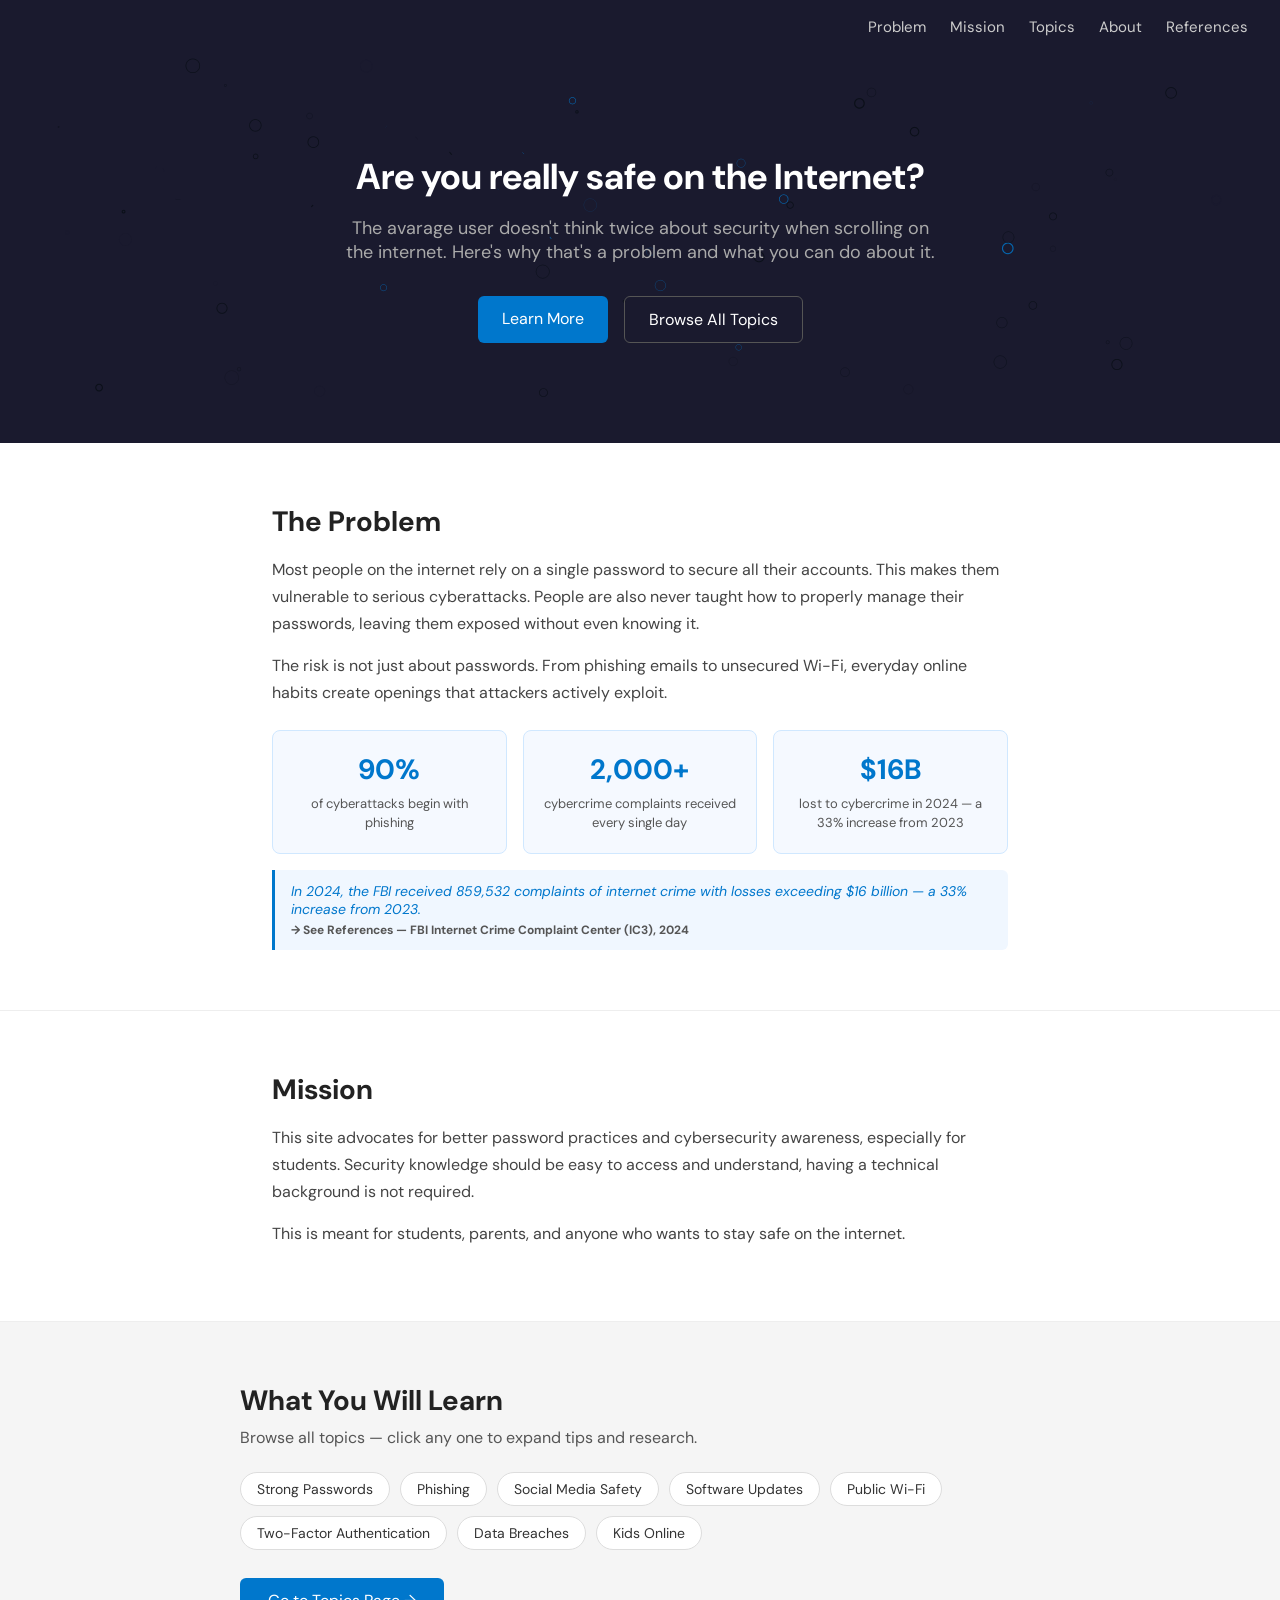
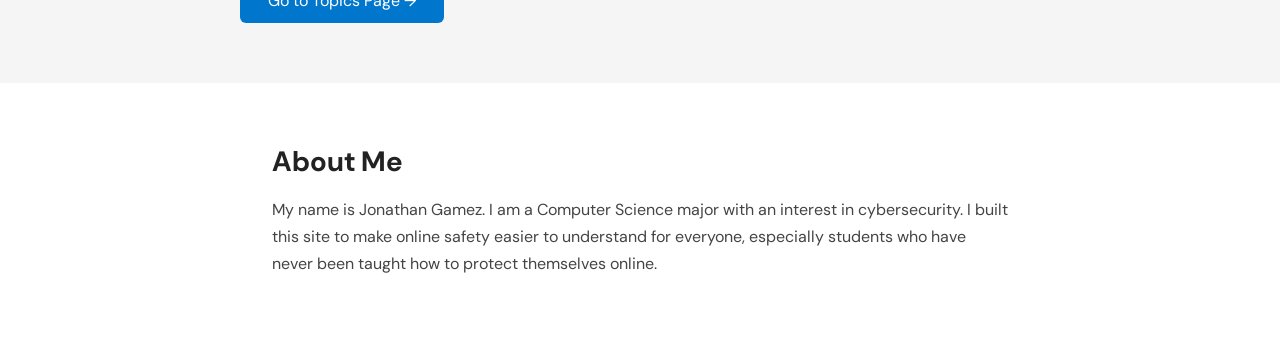
<file: index.html>
<!DOCTYPE html>
<html lang="en">
<head>
  <meta charset="UTF-8" />
  <meta name="viewport" content="width=device-width, initial-scale=1.0" />
  <title>Cybersecurity Awareness</title>
  <link rel="stylesheet" href="style.css" />
</head>
<body>

  <nav>
    <a class="logo" href="index.html"></a>
    <ul>
      <li><a href="#problem">Problem</a></li>
      <li><a href="#mission">Mission</a></li>
      <li><a href="topics.html">Topics</a></li>
      <li><a href="#about">About</a></li>
      <li><a href="references.html">References</a></li>
    </ul>
  </nav>

  <div class="hero">
    <div class="hero-canvas-wrap">
      <canvas id="canvas-particles"></canvas>
    </div>
    <div class="hero-content">
      <h1>Are you really safe on the Internet?</h1>
      <p>The avarage user doesn't think twice about security when scrolling on the internet. Here's why that's a problem and what you can do about it.</p>
      <div class="hero-buttons">
        <a class="btn-primary" href="#problem">Learn More</a>
        <a class="btn-secondary" href="topics.html">Browse All Topics</a>
      </div>
    </div>
  </div>

  <section id="problem">
    <h2>The Problem</h2>
    <p>
      Most people on the internet rely on a single password to secure all their accounts.
      This makes them vulnerable to serious cyberattacks. People are also never taught
      how to properly manage their passwords, leaving them exposed without even knowing it.
    </p>
    <p>
      The risk is not just about passwords. From phishing emails to unsecured Wi-Fi,
      everyday online habits create openings that attackers actively exploit.
    </p>

    <div class="stat-grid">
  <div class="stat-card">
    <div class="num">90%</div>
    <div class="label">of cyberattacks begin with phishing</div>
  </div>
  <div class="stat-card">
    <div class="num">2,000+</div>
    <div class="label">cybercrime complaints received every single day</div>
  </div>
  <div class="stat-card">
    <div class="num">$16B</div>
    <div class="label">lost to cybercrime in 2024 — a 33% increase from 2023</div>
  </div>
</div>

    <a class="cite-quote" href="references.html">
  In 2024, the FBI received 859,532 complaints of internet crime with losses exceeding $16 billion — a 33% increase from 2023.
  <span>&#8594; See References &mdash; FBI Internet Crime Complaint Center (IC3), 2024</span>
</a>
  </section>

  <hr>

  <section id="mission">
    <h2>Mission</h2>
    <p>
      This site advocates for better password practices and cybersecurity awareness,
      especially for students. Security knowledge should be easy to access and
      understand, having a technical background is not required.
    </p>
    <p>
      This is meant for students, parents, and anyone who wants to stay safe on the internet.
    </p>
  </section>

  <hr>

  <div class="topics-preview">
    <div class="topics-preview-inner">
      <h2>What You Will Learn</h2>
      <p>Browse all topics — click any one to expand tips and research.</p>
      <div class="topic-chips">
        <span class="chip">Strong Passwords</span>
        <span class="chip">Phishing</span>
        <span class="chip">Social Media Safety</span>
        <span class="chip">Software Updates</span>
        <span class="chip">Public Wi-Fi</span>
        <span class="chip">Two-Factor Authentication</span>
        <span class="chip">Data Breaches</span>
        <span class="chip">Kids Online</span>
      </div>
      <a class="btn-topics" href="topics.html">Go to Topics Page &rarr;</a>
    </div>
  </div>

  <section id="about">
    <h2>About Me</h2>
    <p>
      My name is Jonathan Gamez. I am a Computer Science major with an interest in
      cybersecurity. I built this site to make online safety easier to understand
      for everyone, especially students who have never been taught how to protect
      themselves online.
    </p>
  </section>


  <script src="main.js"></script>
</body>
</html>
</file>
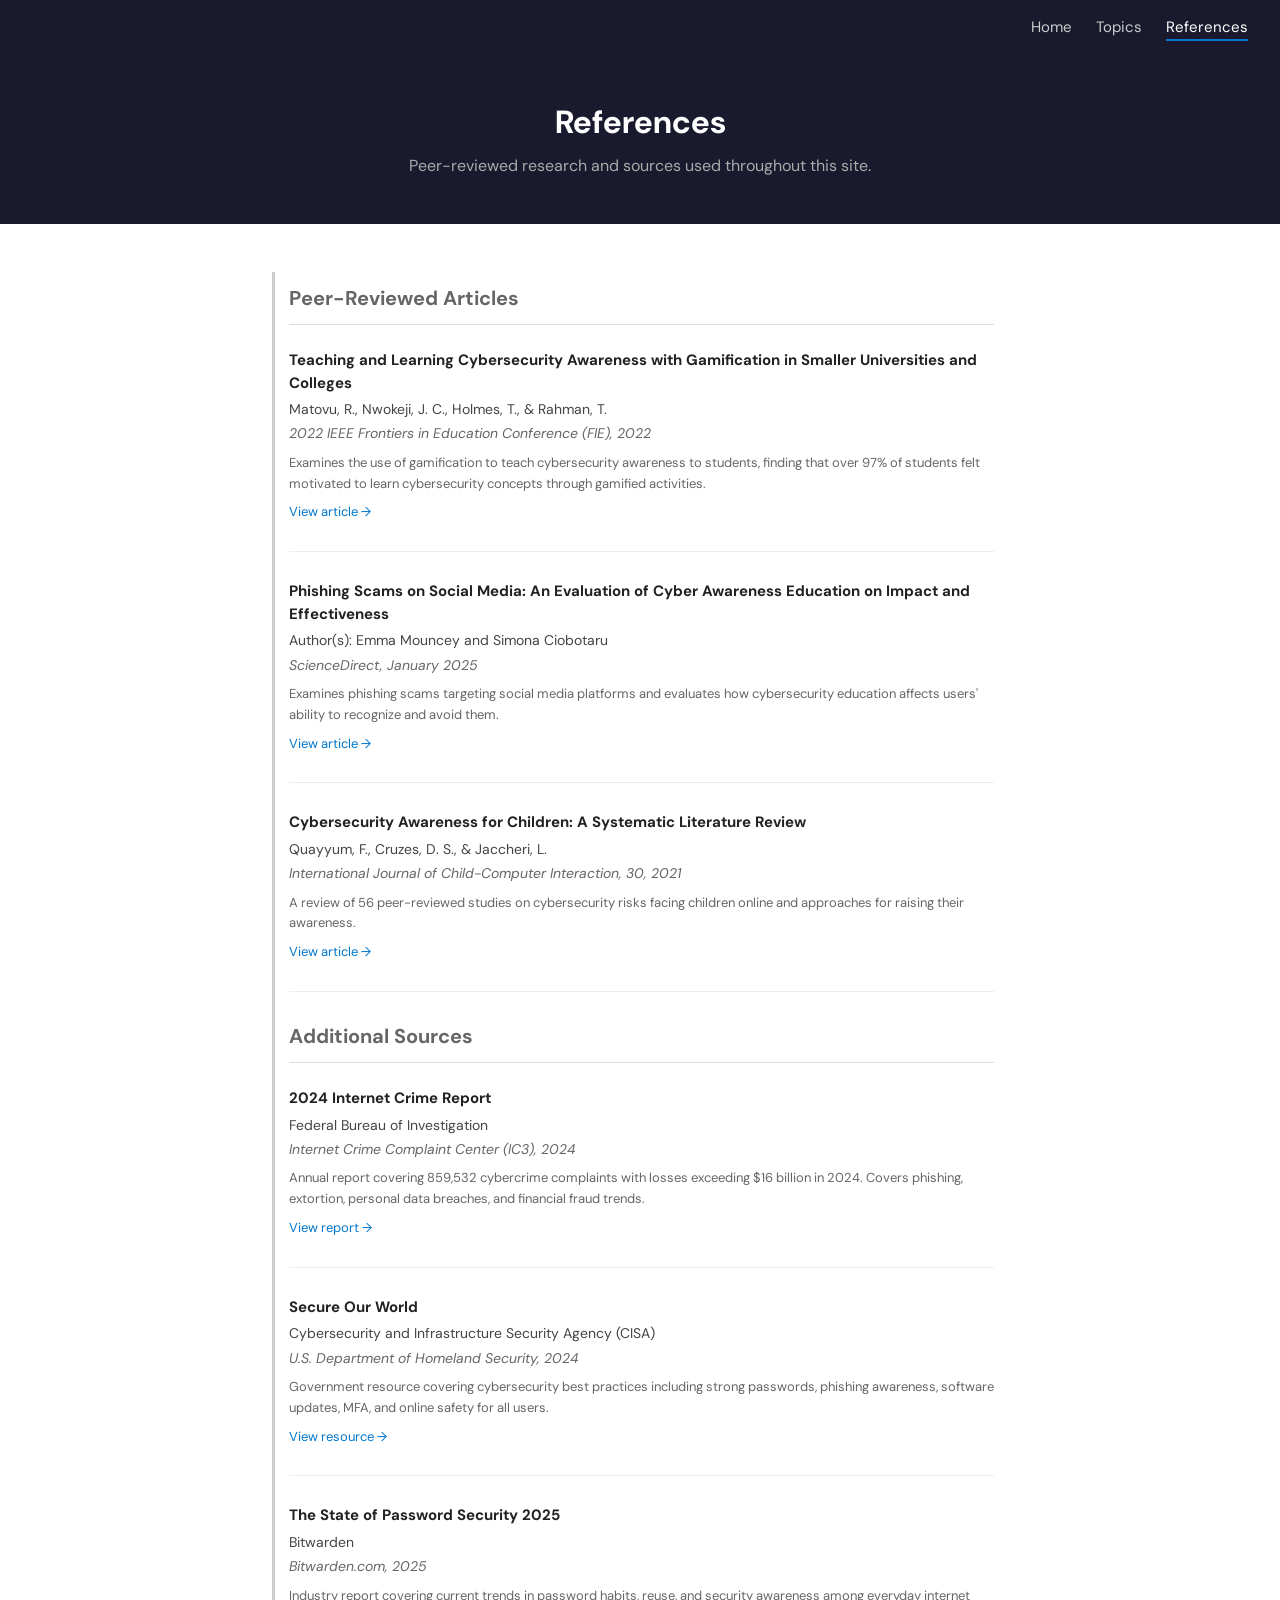
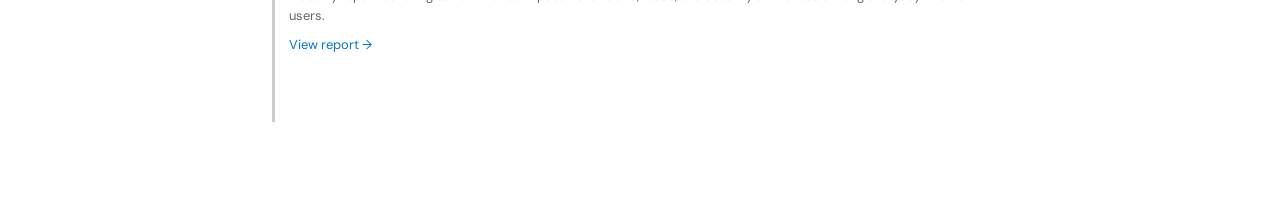
<file: references.html>
<!DOCTYPE html>
<html lang="en">
<head>
  <meta charset="UTF-8" />
  <meta name="viewport" content="width=device-width, initial-scale=1.0" />
  <title>References</title>
  <link rel="stylesheet" href="style.css" />
</head>
<body>

  <nav>
    <a class="logo" href="index.html"></a>
    <ul>
      <li><a href="index.html">Home</a></li>
      <li><a href="topics.html">Topics</a></li>
      <li><a href="references.html" class="active">References</a></li>
    </ul>
  </nav>

  <div class="page-header">
    <h1>References</h1>
    <p>Peer-reviewed research and sources used throughout this site.</p>
  </div>

  <main class="refs-main">

    <div class="notice">
      

    <h2>Peer-Reviewed Articles</h2>

    <div class="reference-entry">
  <div class="ref-title">Teaching and Learning Cybersecurity Awareness with Gamification in Smaller Universities and Colleges</div>
  <div class="ref-authors">Matovu, R., Nwokeji, J. C., Holmes, T., & Rahman, T.</div>
  <div class="ref-journal">2022 IEEE Frontiers in Education Conference (FIE), 2022</div>
  <div class="ref-note">
    Examines the use of gamification to teach cybersecurity awareness to students, 
    finding that over 97% of students felt motivated to learn cybersecurity concepts 
    through gamified activities.
  </div>
  <a class="ref-link" href="https://doi.org/10.1109/FIE56618.2022.9962519" target="_blank">View article &rarr;</a>
</div>

    <div class="reference-entry">
      <div class="ref-title">Phishing Scams on Social Media: An Evaluation of Cyber Awareness Education on Impact and Effectiveness</div>
      <div class="ref-authors">Author(s): Emma Mouncey and Simona Ciobotaru</div>
      <div class="ref-journal">ScienceDirect, January 2025</div>
      <div class="ref-note">Examines phishing scams targeting social media platforms and evaluates how cybersecurity education affects users' ability to recognize and avoid them.</div>
      <a class="ref-link" href="https://www.sciencedirect.com/science/article/pii/S2949791425000016" target="_blank">View article &rarr;</a>
    </div>

    <div class="reference-entry">
  <div class="ref-title">Cybersecurity Awareness for Children: A Systematic Literature Review</div>
  <div class="ref-authors">Quayyum, F., Cruzes, D. S., & Jaccheri, L.</div>
  <div class="ref-journal">International Journal of Child-Computer Interaction, 30, 2021</div>
  <div class="ref-note">A review of 56 peer-reviewed studies on cybersecurity risks facing children online and approaches for raising their awareness.</div>
  <a class="ref-link" href="https://doi.org/10.1016/j.ijcci.2021.100343" target="_blank">View article &rarr;</a>
</div>

    <h2>Additional Sources</h2>

    <div class="reference-entry">
  <div class="ref-title">2024 Internet Crime Report</div>
  <div class="ref-authors">Federal Bureau of Investigation</div>
  <div class="ref-journal">Internet Crime Complaint Center (IC3), 2024</div>
  <div class="ref-note">
    Annual report covering 859,532 cybercrime complaints with losses exceeding $16 billion in 2024.
    Covers phishing, extortion, personal data breaches, and financial fraud trends.
  </div>
  <a class="ref-link" href="https://www.ic3.gov/AnnualReport/Reports/2024_IC3Report.pdf" target="_blank">View report &rarr;</a>
</div>

<div class="reference-entry">
  <div class="ref-title">Secure Our World</div>
  <div class="ref-authors">Cybersecurity and Infrastructure Security Agency (CISA)</div>
  <div class="ref-journal">U.S. Department of Homeland Security, 2024</div>
  <div class="ref-note">
    Government resource covering cybersecurity best practices including strong passwords,
    phishing awareness, software updates, MFA, and online safety for all users.
  </div>
  <a class="ref-link" href="https://www.cisa.gov/secure-our-world" target="_blank">View resource &rarr;</a>
</div>

    <div class="reference-entry">
      <div class="ref-title">The State of Password Security 2025</div>
      <div class="ref-authors">Bitwarden</div>
      <div class="ref-journal">Bitwarden.com, 2025</div>
      <div class="ref-note">Industry report covering current trends in password habits, reuse, and security awareness among everyday internet users.</div>
      <a class="ref-link" href="https://bitwarden.com/resources/the-state-of-password-security/" target="_blank">View report &rarr;</a>
    </div>

  </main>


  <script src="main.js"></script>
</body>
</html>
</file>
<file: style.css>
@import url('https://fonts.googleapis.com/css2?family=DM+Sans:wght@400;500;700&display=swap');

* {
  margin: 0;
  padding: 0;
  box-sizing: border-box;
}

body {
  font-family: 'DM Sans', sans-serif;
  color: #222;
  background-color: #fff;
}

/* ── Navigation ── */
nav {
  background-color: #1a1a2e;
  padding: 16px 32px;
  display: flex;
  justify-content: space-between;
  align-items: center;
  position: sticky;
  top: 0;
  z-index: 100;
}

nav .logo {
  color: #fff;
  font-size: 20px;
  font-weight: bold;
  text-decoration: none;
}

nav ul {
  list-style: none;
  display: flex;
  gap: 24px;
}

nav ul a {
  color: #ccc;
  text-decoration: none;
  font-size: 15px;
}

nav ul a:hover { color: #fff; }
nav ul a.active { color: #fff; border-bottom: 2px solid #0077cc; padding-bottom: 2px; }

/* ── Hero ── */
.hero {
  background-color: #1a1a2e;
  color: #fff;
  text-align: center;
  padding: 100px 32px;
  position: relative;
  overflow: hidden;
}

.hero-canvas-wrap {
  position: absolute;
  top: 0; left: 0;
  width: 100%;
  height: 100%;
  pointer-events: none;
}

#canvas-particles {
  display: block;
}

.hero-content {
  position: relative;
  z-index: 2;
}

.hero h1 {
  font-size: 36px;
  margin-bottom: 16px;
}

.hero p {
  font-size: 18px;
  color: #aaa;
  max-width: 600px;
  margin: 0 auto 32px;
}

.hero-buttons {
  display: flex;
  gap: 16px;
  justify-content: center;
  flex-wrap: wrap;
}

.btn-primary {
  background-color: #0077cc;
  color: #fff;
  padding: 12px 24px;
  border-radius: 6px;
  text-decoration: none;
  font-size: 16px;
}

.btn-secondary {
  background-color: transparent;
  color: #fff;
  padding: 12px 24px;
  border-radius: 6px;
  text-decoration: none;
  font-size: 16px;
  border: 1px solid #555;
}

.btn-secondary:hover { border-color: #fff; }

/* ── Sections ── */
section {
  padding: 60px 32px;
  max-width: 800px;
  margin: 0 auto;
}

section h2 { font-size: 28px; margin-bottom: 16px; }
section p { font-size: 16px; line-height: 1.7; color: #444; margin-bottom: 14px; }

hr { border: none; border-top: 1px solid #eee; }

/* ── Clickable Quote ── */
.cite-quote {
  display: block;
  background-color: #f0f7ff;
  border-left: 3px solid #0077cc;
  border-radius: 0 6px 6px 0;
  padding: 12px 16px;
  margin-top: 16px;
  font-size: 14px;
  color: #0077cc;
  text-decoration: none;
  font-style: italic;
  transition: background-color 0.2s;
}

.cite-quote:hover { background-color: #daeeff; text-decoration: underline; }

.cite-quote span {
  font-style: normal;
  font-weight: bold;
  font-size: 12px;
  display: block;
  margin-top: 4px;
  color: #555;
}

/* ── Stat Grid ── */
.stat-grid {
  display: grid;
  grid-template-columns: repeat(auto-fit, minmax(180px, 1fr));
  gap: 16px;
  margin-top: 24px;
}

.stat-card {
  background: #f5f9ff;
  border: 1px solid #d0e8ff;
  border-radius: 8px;
  padding: 20px;
  text-align: center;
}

.stat-card .num { font-size: 28px; font-weight: bold; color: #0077cc; }
.stat-card .label { font-size: 13px; color: #555; margin-top: 6px; line-height: 1.5; }

/* ── Topics Preview ── */
.topics-preview {
  background-color: #f5f5f5;
  padding: 60px 32px;
}

.topics-preview-inner { max-width: 800px; margin: 0 auto; }
.topics-preview h2 { font-size: 28px; margin-bottom: 8px; }
.topics-preview p { font-size: 16px; color: #555; margin-bottom: 24px; }

.topic-chips { display: flex; flex-wrap: wrap; gap: 10px; margin-bottom: 28px; }

.chip {
  background: #fff;
  border: 1px solid #ddd;
  border-radius: 99px;
  padding: 7px 16px;
  font-size: 14px;
  color: #333;
}

.btn-topics {
  display: inline-block;
  background-color: #0077cc;
  color: #fff;
  padding: 12px 28px;
  border-radius: 6px;
  text-decoration: none;
  font-size: 16px;
}

/* ── Topics Page ── */
.page-header {
  background-color: #1a1a2e;
  color: #fff;
  padding: 48px 32px;
  text-align: center;
}

.page-header h1 { font-size: 32px; margin-bottom: 12px; }
.page-header p { font-size: 16px; color: #aaa; max-width: 560px; margin: 0 auto; }

.topics-main {
  max-width: 780px;
  margin: 48px auto;
  padding: 0 24px 64px;
}

.topicList { display: flex; flex-direction: column; gap: 12px; }

/* Collapsed card */
.listItem {
  background: #fff;
  border: 1px solid #e5e5e5;
  border-radius: 10px;
  padding: 20px 24px;
  cursor: pointer;
  transition: border-color 0.2s, box-shadow 0.2s;
}

.listItem:hover { border-color: #0077cc; box-shadow: 0 2px 12px rgba(0,119,204,0.08); }

.item-header {
  display: flex;
  align-items: center;
  gap: 14px;
}

.item-icon {
  width: 40px;
  height: 40px;
  border-radius: 8px;
  background-color: #e8f4fd;
  display: flex;
  align-items: center;
  justify-content: center;
  font-size: 20px;
  flex-shrink: 0;
}

.item-title { font-size: 17px; font-weight: 700; color: #1a1a2e; flex: 1; }
.item-arrow { font-size: 18px; color: #0077cc; transition: transform 0.3s; }

/* ── Fullscreen overlay ── */
.topic-overlay {
  display: none;
  position: fixed;
  inset: 0;
  z-index: 200;
  background: rgba(10, 15, 30, 0.55);
  backdrop-filter: blur(3px);
  align-items: center;
  justify-content: center;
  padding: 24px;
}

.topic-overlay.active { display: flex; }

.overlay-card {
  background: #fff;
  border-radius: 16px;
  width: 100%;
  max-width: 1100px;
  max-height: 92vh;
  overflow-y: auto;
  padding: 48px 56px;
  position: relative;
  animation: overlayIn 0.3s ease;
}

@keyframes overlayIn {
  from { opacity: 0; transform: translateY(20px) scale(0.97); }
  to   { opacity: 1; transform: translateY(0) scale(1); }
}

.overlay-close {
  position: absolute;
  top: 20px;
  right: 24px;
  font-size: 24px;
  background: none;
  border: none;
  cursor: pointer;
  color: #888;
  line-height: 1;
}

.overlay-close:hover { color: #222; }

.overlay-header {
  display: flex;
  align-items: center;
  gap: 16px;
  margin-bottom: 28px;
}

.overlay-icon {
  width: 52px;
  height: 52px;
  border-radius: 12px;
  background-color: #e8f4fd;
  display: flex;
  align-items: center;
  justify-content: center;
  font-size: 26px;
  flex-shrink: 0;
}

.overlay-title { font-size: 24px; font-weight: 700; color: #1a1a2e; }

.overlay-body {
  display: grid;
  grid-template-columns: 1fr 1fr;
  gap: 32px;
  align-items: start;
}

.overlay-body.no-image { grid-template-columns: 1fr; }

.overlay-text p { font-size: 15px; color: #444; line-height: 1.75; margin-bottom: 14px; }
.overlay-text ul { padding-left: 20px; margin-bottom: 14px; }
.overlay-text ul li { font-size: 15px; color: #444; line-height: 1.8; margin-bottom: 4px; }

.overlay-image img {
  width: 100%;
  border-radius: 10px;
  object-fit: cover;
}

.overlay-image .img-placeholder {
  width: 100%;
  aspect-ratio: 4/3;
  background: #f0f7ff;
  border: 2px dashed #b0d4f1;
  border-radius: 10px;
  display: flex;
  flex-direction: column;
  align-items: center;
  justify-content: center;
  color: #88b8d8;
  font-size: 13px;
  gap: 8px;
}

.overlay-image .img-placeholder span { font-size: 32px; }

/* ── References Page ── */
.refs-main { max-width: 800px; margin: 0 auto; padding: 48px 32px; }

.refs-main h2 {
  font-size: 20px;
  margin-bottom: 24px;
  padding-bottom: 10px;
  border-bottom: 1px solid #ddd;
}

.reference-entry {
  margin-bottom: 28px;
  padding-bottom: 28px;
  border-bottom: 1px solid #eee;
}

.reference-entry:last-child { border-bottom: none; }

.ref-title { font-size: 15px; font-weight: bold; color: #222; margin-bottom: 4px; line-height: 1.5; }
.ref-authors { font-size: 14px; color: #444; margin-bottom: 2px; }
.ref-journal { font-size: 14px; color: #666; font-style: italic; margin-bottom: 8px; }
.ref-note { font-size: 13px; color: #666; line-height: 1.6; margin-bottom: 8px; }

.ref-link { font-size: 13px; color: #0077cc; text-decoration: none; }
.ref-link:hover { text-decoration: underline; }

.notice {
  border-left: 3px solid #ccc;
  padding: 10px 14px;
  margin-bottom: 32px;
  font-size: 13px;
  color: #666;
  line-height: 1.6;
}

.notice strong { color: #333; }

/* ── Footer ── */
footer {
  background-color: #1a1a2e;
  color: #aaa;
  text-align: center;
  padding: 24px;
  font-size: 14px;
}
</file>
